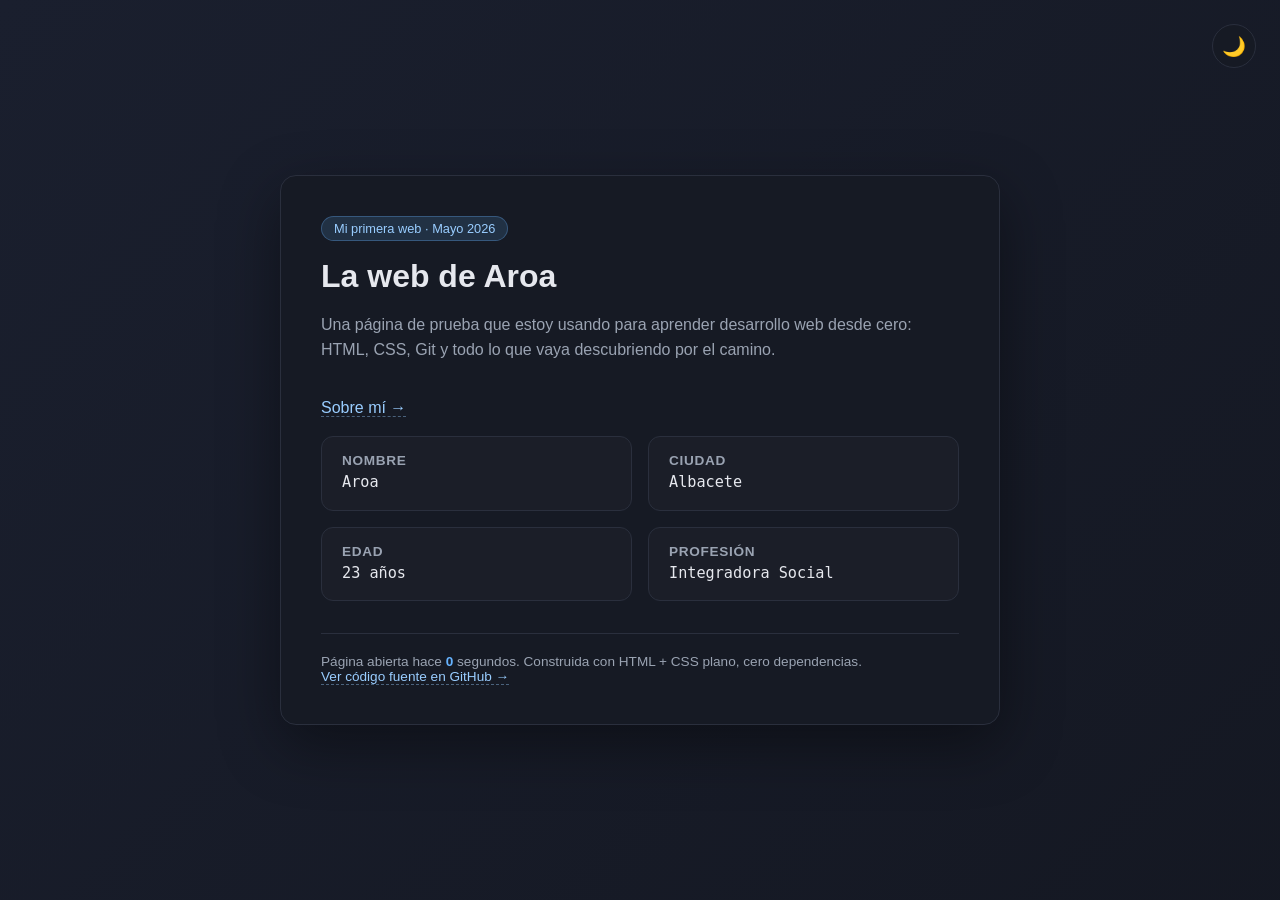
<file: index.html>
<!DOCTYPE html>
<html lang="es">
<head>
  <meta charset="UTF-8" />
  <meta name="viewport" content="width=device-width, initial-scale=1.0" />
  <title>Mi primera sesión con Claude Code</title>
  <script>
    if (localStorage.getItem('theme') === 'light') {
      document.documentElement.classList.add('light-mode');
    }
  </script>
  <link rel="stylesheet" href="styles.css" />
</head>
<body>
  <button id="theme-toggle" aria-label="Cambiar tema">
    <span class="theme-icon">🌙</span>
  </button>

  <main>
    <span class="badge">Mi primera web · Mayo 2026</span>
    <h1>La web de Aroa</h1>
    <p class="lede">
      Una página de prueba que estoy usando para aprender desarrollo web
      desde cero: HTML, CSS, Git y todo lo que vaya descubriendo por el camino.
    </p>

    <p><a href="sobre-mi.html">Sobre mí →</a></p>

    <div class="grid">
      <div class="tile">
        <h3>Nombre</h3>
        <p>Aroa</p>
      </div>
      <div class="tile">
        <h3>Ciudad</h3>
        <p>Albacete</p>
      </div>
      <div class="tile">
        <h3>Edad</h3>
        <p>23 años</p>
      </div>
      <div class="tile">
        <h3>Profesión</h3>
        <p>Integradora Social</p>
      </div>
    </div>

    <footer>
      Página abierta hace <span class="counter" id="seconds">0</span> segundos.
      Construida con HTML + CSS plano, cero dependencias.<br />
      <a href="https://github.com/aroaarriaza/Claude-Code-Entorno-1" target="_blank" rel="noopener">Ver código fuente en GitHub →</a>
    </footer>
  </main>

  <script>
    // Contador de segundos
    const el = document.getElementById("seconds");
    const start = Date.now();
    setInterval(() => {
      el.textContent = Math.floor((Date.now() - start) / 1000);
    }, 1000);

    // Theme toggle
    const btn = document.getElementById("theme-toggle");
    const icon = btn.querySelector(".theme-icon");
    const root = document.documentElement;

    function updateIcon() {
      icon.textContent = root.classList.contains("light-mode") ? "☀️" : "🌙";
    }

    updateIcon();

    btn.addEventListener("click", () => {
      root.classList.toggle("light-mode");
      const isLight = root.classList.contains("light-mode");
      localStorage.setItem("theme", isLight ? "light" : "dark");
      updateIcon();
    });
  </script>
</body>
</html>
</file>
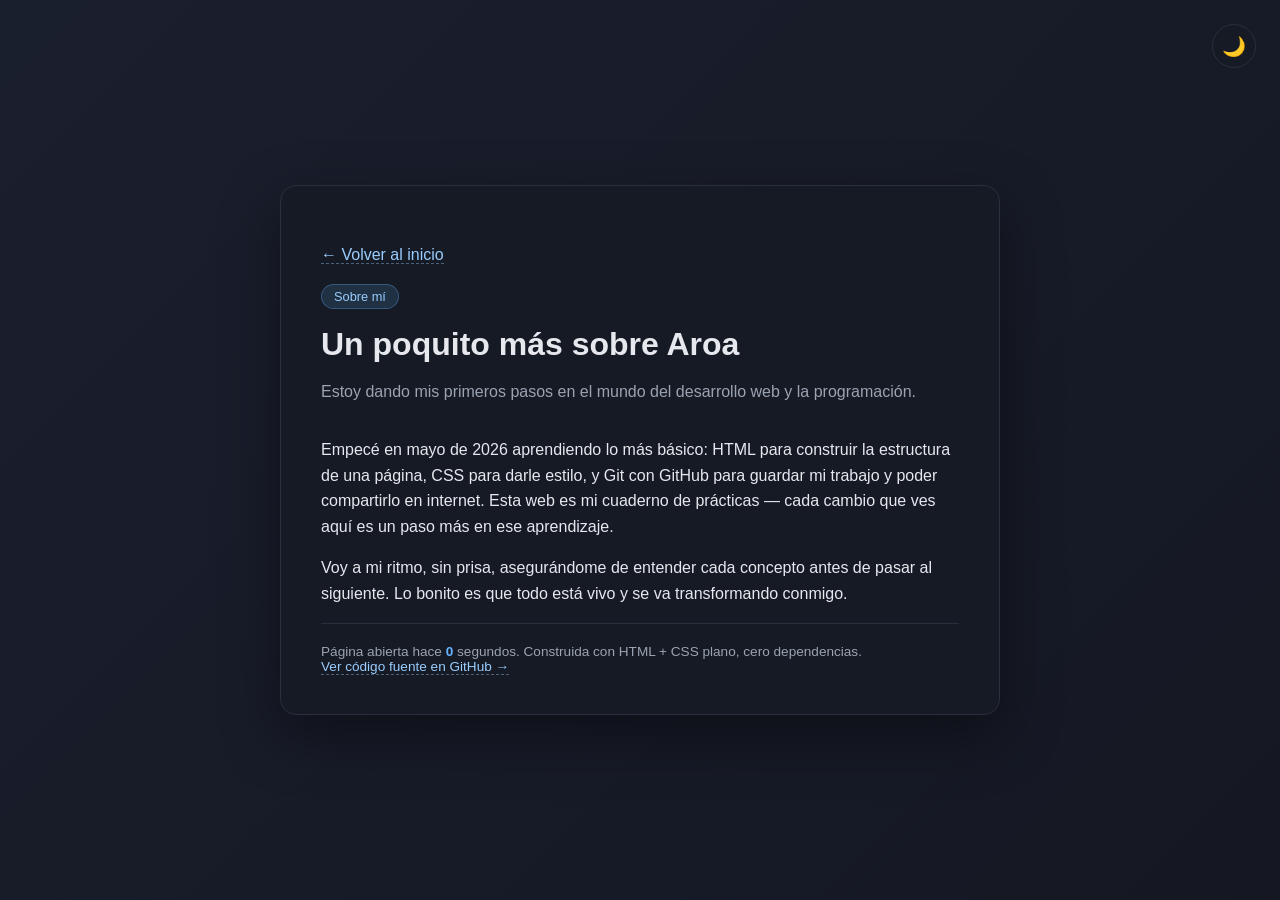
<file: sobre-mi.html>
<!DOCTYPE html>
<html lang="es">
<head>
  <meta charset="UTF-8" />
  <meta name="viewport" content="width=device-width, initial-scale=1.0" />
  <title>Sobre mí · La web de Aroa</title>
  <script>
    if (localStorage.getItem('theme') === 'light') {
      document.documentElement.classList.add('light-mode');
    }
  </script>
  <link rel="stylesheet" href="styles.css" />
</head>
<body>
  <button id="theme-toggle" aria-label="Cambiar tema">
    <span class="theme-icon">🌙</span>
  </button>

  <main>
    <p><a href="index.html">← Volver al inicio</a></p>

    <span class="badge">Sobre mí</span>
    <h1>Un poquito más sobre Aroa</h1>

    <p class="lede">
      Estoy dando mis primeros pasos en el mundo del desarrollo web y la programación.
    </p>

    <p>
      Empecé en mayo de 2026 aprendiendo lo más básico: HTML para construir
      la estructura de una página, CSS para darle estilo, y Git con GitHub
      para guardar mi trabajo y poder compartirlo en internet. Esta web es
      mi cuaderno de prácticas — cada cambio que ves aquí es un paso más en
      ese aprendizaje.
    </p>

    <p>
      Voy a mi ritmo, sin prisa, asegurándome de entender cada concepto
      antes de pasar al siguiente. Lo bonito es que todo está vivo y se va
      transformando conmigo.
    </p>

    <footer>
      Página abierta hace <span class="counter" id="seconds">0</span> segundos.
      Construida con HTML + CSS plano, cero dependencias.<br />
      <a href="https://github.com/aroaarriaza/Claude-Code-Entorno-1" target="_blank" rel="noopener">Ver código fuente en GitHub →</a>
    </footer>
  </main>

  <script>
    // Contador de segundos
    const el = document.getElementById("seconds");
    const start = Date.now();
    setInterval(() => {
      el.textContent = Math.floor((Date.now() - start) / 1000);
    }, 1000);

    // Theme toggle
    const btn = document.getElementById("theme-toggle");
    const icon = btn.querySelector(".theme-icon");
    const root = document.documentElement;

    function updateIcon() {
      icon.textContent = root.classList.contains("light-mode") ? "☀️" : "🌙";
    }

    updateIcon();

    btn.addEventListener("click", () => {
      root.classList.toggle("light-mode");
      const isLight = root.classList.contains("light-mode");
      localStorage.setItem("theme", isLight ? "light" : "dark");
      updateIcon();
    });
  </script>
</body>
</html>
</file>
<file: styles.css>
:root {
  --bg: #0f1117;
  --card: #161a24;
  --fg: #e6e8ee;
  --muted: #9aa3b2;
  --accent: #66b3ff;
  --accent-soft: #99cdff;
  --border: #2a2f3d;
  --bg-gradient-1: #1a1f2e;
  --bg-gradient-2: #0f1117;
  --bg-gradient-3: #1a2e3e;
  --tile-bg: rgba(255, 255, 255, 0.02);
  --shadow: 0 20px 60px rgba(0, 0, 0, 0.4);
}

:root.light-mode {
  --bg: #f7f8fa;
  --card: #ffffff;
  --fg: #0f1117;
  --muted: #6b7280;
  --accent: #2563eb;
  --accent-soft: #3b82f6;
  --border: #e2e8f0;
  --bg-gradient-1: #e0f0ff;
  --bg-gradient-2: #f7f8fa;
  --bg-gradient-3: #d4e5ff;
  --tile-bg: rgba(0, 0, 0, 0.02);
  --shadow: 0 20px 60px rgba(0, 0, 0, 0.08);
}

* { box-sizing: border-box; }

body {
  margin: 0;
  min-height: 100vh;
  font-family: -apple-system, BlinkMacSystemFont, "Segoe UI", Roboto, sans-serif;
  background: linear-gradient(135deg, var(--bg-gradient-1), var(--bg-gradient-2), var(--bg-gradient-3));
  background-size: 400% 400%;
  animation: gradientShift 20s ease infinite;
  color: var(--fg);
  display: flex;
  align-items: center;
  justify-content: center;
  padding: 2rem;
  transition: color 0.3s ease;
}

main {
  max-width: 720px;
  width: 100%;
  background: var(--card);
  border: 1px solid var(--border);
  border-radius: 16px;
  padding: 2.5rem;
  box-shadow: var(--shadow);
  animation: fadeInUp 0.6s ease-out;
  transition: background 0.3s ease, border-color 0.3s ease, box-shadow 0.3s ease;
}

.badge {
  display: inline-block;
  padding: 0.25rem 0.75rem;
  background: rgba(102, 179, 255, 0.15);
  color: var(--accent-soft);
  border: 1px solid rgba(102, 179, 255, 0.3);
  border-radius: 999px;
  font-size: 0.8rem;
  font-weight: 500;
  margin-bottom: 1rem;
  animation: badgePulse 2.5s ease-in-out infinite;
}

h1 {
  margin: 0 0 0.5rem;
  font-size: 2rem;
  line-height: 1.2;
}

p {
  line-height: 1.6;
}

.lede {
  color: var(--muted);
  margin-bottom: 2rem;
}

.grid {
  display: grid;
  grid-template-columns: 1fr 1fr;
  gap: 1rem;
  margin-bottom: 2rem;
}

.tile {
  background: var(--tile-bg);
  border: 1px solid var(--border);
  border-radius: 12px;
  padding: 1rem 1.25rem;
  transition: transform 0.2s ease, border-color 0.2s ease, box-shadow 0.2s ease, background 0.3s ease;
}

.tile:hover {
  transform: translateY(-3px);
  border-color: var(--accent);
  box-shadow: 0 6px 16px rgba(0, 0, 0, 0.3);
}

.tile h3 {
  margin: 0 0 0.25rem;
  font-size: 0.85rem;
  text-transform: uppercase;
  letter-spacing: 0.05em;
  color: var(--muted);
  font-weight: 600;
}

.tile p {
  margin: 0;
  font-family: "SF Mono", Menlo, Consolas, monospace;
  font-size: 0.95rem;
  color: var(--fg);
  line-height: 1.4;
}

footer {
  border-top: 1px solid var(--border);
  padding-top: 1.25rem;
  color: var(--muted);
  font-size: 0.85rem;
}

.counter {
  font-variant-numeric: tabular-nums;
  color: var(--accent);
  font-weight: 600;
}

a {
  color: var(--accent-soft);
  text-decoration: none;
  border-bottom: 1px dashed rgba(153, 205, 255, 0.4);
}

a:hover {
  border-bottom-color: var(--accent-soft);
}

@keyframes fadeInUp {
  from {
    opacity: 0;
    transform: translateY(20px);
  }
  to {
    opacity: 1;
    transform: translateY(0);
  }
}

@keyframes badgePulse {
  0%, 100% {
    transform: scale(1);
    box-shadow: 0 0 0 0 rgba(102, 179, 255, 0);
  }
  50% {
    transform: scale(1.02);
    box-shadow: 0 0 0 4px rgba(102, 179, 255, 0.15);
  }
}

@keyframes gradientShift {
  0%, 100% { background-position: 0% 50%; }
  50% { background-position: 100% 50%; }
}

#theme-toggle {
  position: fixed;
  top: 1.5rem;
  right: 1.5rem;
  background: var(--card);
  border: 1px solid var(--border);
  color: var(--fg);
  border-radius: 999px;
  width: 44px;
  height: 44px;
  font-size: 1.2rem;
  cursor: pointer;
  display: flex;
  align-items: center;
  justify-content: center;
  transition: transform 0.2s ease, background 0.3s ease, border-color 0.3s ease;
  z-index: 10;
  padding: 0;
}

#theme-toggle:hover {
  transform: scale(1.1);
}

@media (max-width: 540px) {
  main { padding: 1.5rem; }
  h1 { font-size: 1.5rem; }
  .grid { grid-template-columns: 1fr; }
}
</file>
